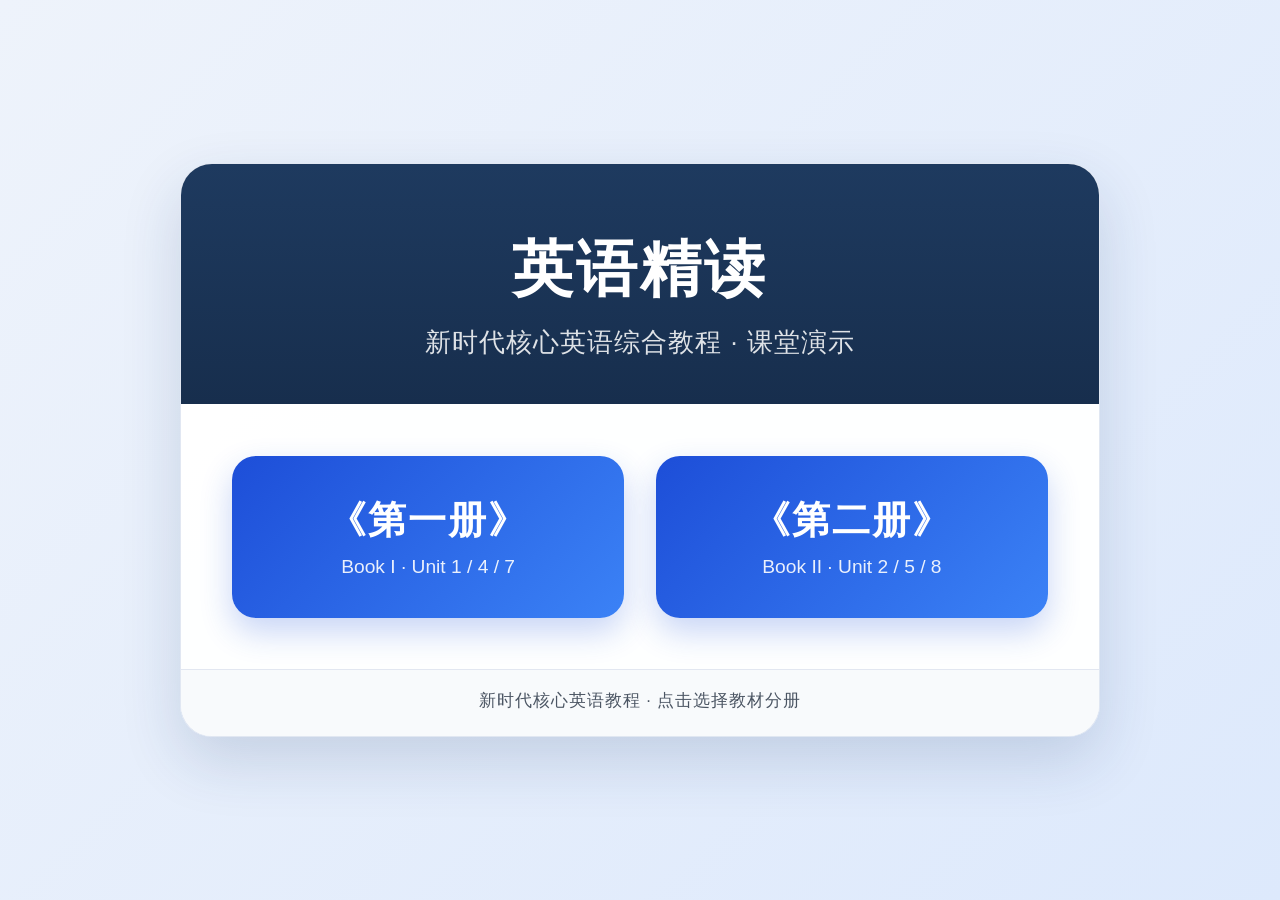
<file: index.html>
<!DOCTYPE html>
<html lang="zh-CN">
<head>
 <meta charset="UTF-8" />
 <meta name="viewport" content="width=device-width, initial-scale=1.0" />
 <title>英语精读 · 课堂教学</title>
 <style>
* { box-sizing: border-box; }

:root {
  --bg-1: #eef3fb;
  --bg-2: #dde9fc;
  --card: rgba(255, 255, 255, 0.96);
  --primary: #1d4ed8;
  --primary-dark: #1e3a8a;
  --text: #111827;
  --muted: #4b5563;
  --shadow: 0 24px 60px rgba(24, 59, 107, 0.16);
}

body {
  margin: 0;
  min-height: 100vh;
  display: flex;
  justify-content: center;
  align-items: center;
  font-family: "Segoe UI", "Microsoft YaHei", "PingFang SC", sans-serif;
  color: var(--text);
  background: linear-gradient(135deg, var(--bg-1), var(--bg-2));
  padding: clamp(16px, 3vw, 48px);
}

.container {
  width: min(920px, 100%);
  background: var(--card);
  border: 1px solid rgba(120, 148, 196, 0.22);
  border-radius: 32px;
  box-shadow: var(--shadow);
  overflow: hidden;
}

.header {
  padding: clamp(36px, 5vw, 64px) clamp(24px, 4vw, 48px) clamp(28px, 4vw, 44px);
  text-align: center;
  background: linear-gradient(180deg, #1e3a5f, #172e4d);
  color: #ffffff;
}

h1 {
  margin: 0;
  font-size: clamp(2.4rem, 4.8vw, 4.2rem);
  letter-spacing: 3px;
  font-weight: 700;
}

.subtitle {
  margin: 14px 0 0;
  font-size: clamp(1.1rem, 2vw, 1.65rem);
  color: rgba(255, 255, 255, 0.86);
  letter-spacing: 1px;
}

.buttons {
  display: grid;
  grid-template-columns: repeat(2, minmax(0, 1fr));
  gap: clamp(18px, 3vw, 32px);
  padding: clamp(28px, 4vw, 52px);
}

.book-btn {
  display: flex;
  flex-direction: column;
  align-items: center;
  justify-content: center;
  gap: 10px;
  min-height: clamp(130px, 18vh, 200px);
  padding: 28px 24px;
  border: none;
  border-radius: 24px;
  background: linear-gradient(135deg, var(--primary), #3b82f6);
  color: #fff;
  text-decoration: none;
  box-shadow: 0 14px 32px rgba(29, 78, 216, 0.24);
  transition: transform 0.18s ease, box-shadow 0.18s ease, filter 0.18s ease;
}

.book-title {
  font-size: clamp(1.6rem, 3vw, 2.5rem);
  font-weight: 700;
  letter-spacing: 2px;
}

.book-meta {
  font-size: clamp(1rem, 1.5vw, 1.35rem);
  opacity: 0.9;
  font-weight: 500;
}

.book-btn:hover,
.book-btn:focus-visible {
  transform: translateY(-4px);
  box-shadow: 0 20px 40px rgba(29, 78, 216, 0.32);
  filter: brightness(1.04);
  outline: 3px solid #93c5fd;
  outline-offset: 3px;
}

.book-btn:active {
  transform: translateY(0);
}

.footer {
  padding: 20px 28px 24px;
  text-align: center;
  color: var(--muted);
  font-size: clamp(0.95rem, 1.3vw, 1.2rem);
  letter-spacing: 1px;
  border-top: 1px solid rgba(127, 147, 188, 0.18);
  background: rgba(248, 250, 252, 0.9);
}

@media (max-width: 640px) {
  .buttons {
    grid-template-columns: 1fr;
  }
}
 </style>
</head>
<body>
 <div class="container">
  <header class="header">
    <h1>英语精读</h1>
    <p class="subtitle">新时代核心英语综合教程 · 课堂演示</p>
  </header>

  <div class="buttons">
    <a class="book-btn" href="./1/index1.html">
      <span class="book-title">《第一册》</span>
      <span class="book-meta">Book I · Unit 1 / 4 / 7</span>
    </a>
    <a class="book-btn" href="./2/index2.html">
      <span class="book-title">《第二册》</span>
      <span class="book-meta">Book II · Unit 2 / 5 / 8</span>
    </a>
  </div>

  <div class="footer">新时代核心英语教程 · 点击选择教材分册</div>
 </div>
</body>
</html>
</file>
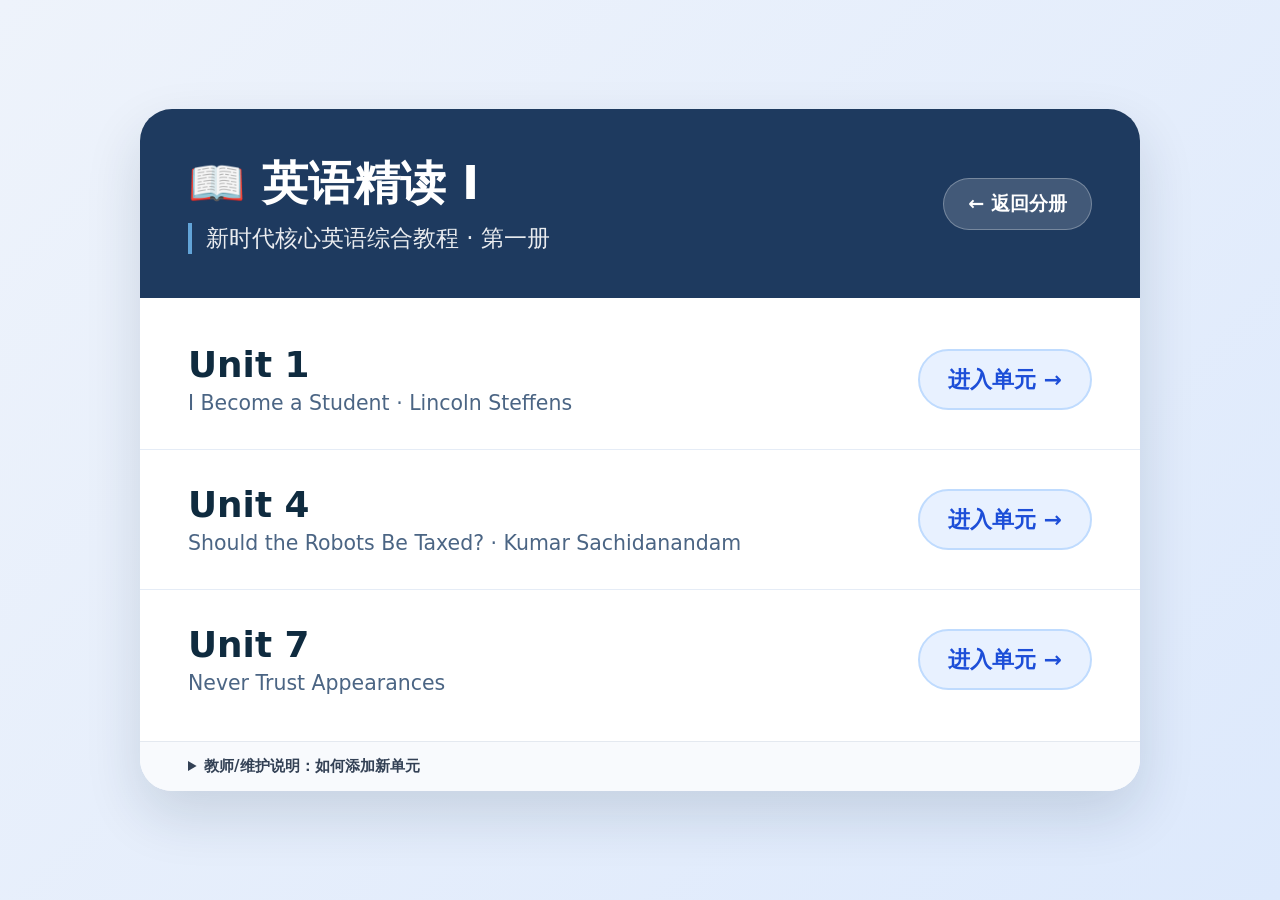
<file: 1/index1.html>
<!DOCTYPE html>
<html lang="zh-CN">
<head>
    <meta charset="UTF-8">
    <meta name="viewport" content="width=device-width, initial-scale=1.0">
    <title>英语精读 I · 教学门户</title>
    <style>
        * {
            margin: 0;
            padding: 0;
            box-sizing: border-box;
        }

        body {
            font-family: "Segoe UI", "Microsoft YaHei", "PingFang SC", system-ui, sans-serif;
            background: linear-gradient(135deg, #eef3fb, #dde9fc);
            min-height: 100vh;
            display: flex;
            justify-content: center;
            align-items: center;
            padding: clamp(16px, 3vw, 48px);
            color: #0f2b3f;
        }

        .portal {
            max-width: 1000px;
            width: 100%;
            background: #ffffff;
            border-radius: 32px;
            box-shadow: 0 24px 56px rgba(15, 43, 63, 0.14);
            overflow: hidden;
        }

        .portal-header {
            background: #1e3a5f;
            padding: clamp(28px, 4vw, 44px) clamp(24px, 4vw, 48px);
            color: #ffffff;
            display: flex;
            align-items: center;
            justify-content: space-between;
            gap: 20px;
            flex-wrap: wrap;
        }

        .portal-header h1 {
            font-size: clamp(2rem, 3.6vw, 3.2rem);
            font-weight: 700;
            margin-bottom: 8px;
        }

        .portal-header .sub {
            font-size: clamp(1.05rem, 1.8vw, 1.5rem);
            opacity: 0.9;
            border-left: 4px solid #6ab0e6;
            padding-left: 14px;
        }

        .btn-back-home {
            display: inline-flex;
            align-items: center;
            gap: 8px;
            padding: 12px 24px;
            border-radius: 999px;
            background: rgba(255, 255, 255, 0.16);
            color: #ffffff;
            text-decoration: none;
            font-size: clamp(1rem, 1.5vw, 1.3rem);
            font-weight: 600;
            border: 1px solid rgba(255, 255, 255, 0.28);
            transition: background 0.2s, transform 0.2s;
        }

        .btn-back-home:hover {
            background: rgba(255, 255, 255, 0.28);
            transform: translateY(-2px);
        }

        .unit-list {
            padding: 12px 0;
        }

        .unit-item {
            display: flex;
            align-items: center;
            justify-content: space-between;
            gap: 20px;
            padding: clamp(22px, 3vw, 34px) clamp(24px, 4vw, 48px);
            border-bottom: 1px solid #e5ecf6;
            cursor: pointer;
            transition: background 0.2s;
        }

        .unit-item:last-child {
            border-bottom: none;
        }

        .unit-item:hover {
            background: #f4f8ff;
        }

        .unit-name {
            font-size: clamp(1.6rem, 2.8vw, 2.4rem);
            font-weight: 700;
            color: #0f2b3f;
        }

        .unit-sub {
            margin-top: 6px;
            font-size: clamp(1.05rem, 1.6vw, 1.45rem);
            color: #4b6584;
            font-weight: 500;
        }

        .btn-jump {
            background: #e8f1ff;
            border: 2px solid #bfdbfe;
            font-size: clamp(1.1rem, 1.7vw, 1.5rem);
            font-weight: 600;
            color: #1d4ed8;
            cursor: pointer;
            padding: 14px 28px;
            border-radius: 999px;
            transition: all 0.2s;
            display: inline-flex;
            align-items: center;
            gap: 8px;
            font-family: inherit;
            flex-shrink: 0;
        }

        .unit-item:hover .btn-jump,
        .btn-jump:hover {
            background: #1d4ed8;
            border-color: #1d4ed8;
            color: #ffffff;
            box-shadow: 0 8px 20px rgba(29, 78, 216, 0.22);
        }

        .dev-guide {
            background: #f8fafd;
            border-top: 1px solid #e4e9f0;
            padding: 14px clamp(24px, 4vw, 48px);
            font-size: 0.95rem;
            color: #475569;
        }

        .dev-guide summary {
            cursor: pointer;
            font-weight: 600;
            color: #334155;
            user-select: none;
        }

        .dev-guide-body {
            margin-top: 12px;
            line-height: 1.6;
        }

        .dev-guide code {
            background: #eef2f8;
            padding: 0.15rem 0.4rem;
            border-radius: 6px;
            font-family: Consolas, monospace;
            color: #1e40af;
        }

        .template-code {
            background: #eef3fc;
            padding: 12px 14px;
            border-radius: 12px;
            font-family: Consolas, monospace;
            font-size: 0.85rem;
            overflow-x: auto;
            white-space: pre-wrap;
            margin-top: 8px;
            border: 1px solid #dce5ef;
        }

        @media (max-width: 640px) {
            .unit-item {
                flex-direction: column;
                align-items: flex-start;
            }
            .btn-jump {
                width: 100%;
                justify-content: center;
            }
        }
    </style>
</head>
<body>
<div class="portal">
    <div class="portal-header">
        <div>
            <h1>📖 英语精读 I</h1>
            <div class="sub">新时代核心英语综合教程 · 第一册</div>
        </div>
        <a class="btn-back-home" href="../index.html">← 返回分册</a>
    </div>

    <div class="unit-list" id="unitListContainer">
        <div class="unit-item" data-unit-id="unit1" data-path="unit1/unit1.html" tabindex="0" role="link">
            <div class="unit-info">
                <div class="unit-name">Unit 1</div>
                <div class="unit-sub">I Become a Student · Lincoln Steffens</div>
            </div>
            <button class="btn-jump" type="button">进入单元 →</button>
        </div>
        <div class="unit-item" data-unit-id="unit4" data-path="unit4/unit4.html" tabindex="0" role="link">
            <div class="unit-info">
                <div class="unit-name">Unit 4</div>
                <div class="unit-sub">Should the Robots Be Taxed? · Kumar Sachidanandam</div>
            </div>
            <button class="btn-jump" type="button">进入单元 →</button>
        </div>
        <div class="unit-item" data-unit-id="unit7" data-path="unit7/unit7.html" tabindex="0" role="link">
            <div class="unit-info">
                <div class="unit-name">Unit 7</div>
                <div class="unit-sub">Never Trust Appearances</div>
            </div>
            <button class="btn-jump" type="button">进入单元 →</button>
        </div>
    </div>

    <details class="dev-guide">
        <summary>教师/维护说明：如何添加新单元</summary>
        <div class="dev-guide-body">
            <p>将新单元文件夹（如 <code>unit2/unit2.html</code>）放入本目录后，在 <code>#unitListContainer</code> 中复制一条 <code>.unit-item</code> 并修改 <code>data-path</code> 和单元名称即可：</p>
            <div class="template-code">&lt;div class="unit-item" data-unit-id="unit2" data-path="unit2/unit2.html" tabindex="0" role="link"&gt;
    &lt;div class="unit-info"&gt;
        &lt;div class="unit-name"&gt;Unit 2&lt;/div&gt;
        &lt;div class="unit-sub"&gt;单元标题&lt;/div&gt;
    &lt;/div&gt;
    &lt;button class="btn-jump" type="button"&gt;进入单元 →&lt;/button&gt;
&lt;/div&gt;</div>
        </div>
    </details>
</div>

<script>
    (function() {
        const unitItems = document.querySelectorAll('.unit-item');

        function goToUnit(unitElement) {
            const targetPath = unitElement.getAttribute('data-path');
            if (!targetPath) {
                alert('该单元路径未配置，请联系管理员');
                return;
            }
            let finalUrl;
            try {
                finalUrl = (targetPath.startsWith('http://') || targetPath.startsWith('https://'))
                    ? targetPath
                    : new URL(targetPath, window.location.href).href;
            } catch (e) {
                finalUrl = targetPath;
            }
            window.location.href = finalUrl;
        }

        unitItems.forEach(item => {
            item.addEventListener('click', () => goToUnit(item));
            item.addEventListener('keydown', (e) => {
                if (e.key === 'Enter' || e.key === ' ') {
                    e.preventDefault();
                    goToUnit(item);
                }
            });
            const jumpBtn = item.querySelector('.btn-jump');
            if (jumpBtn) {
                jumpBtn.addEventListener('click', (event) => {
                    event.stopPropagation();
                    goToUnit(item);
                });
            }
        });
    })();
</script>
</body>
</html>
</file>
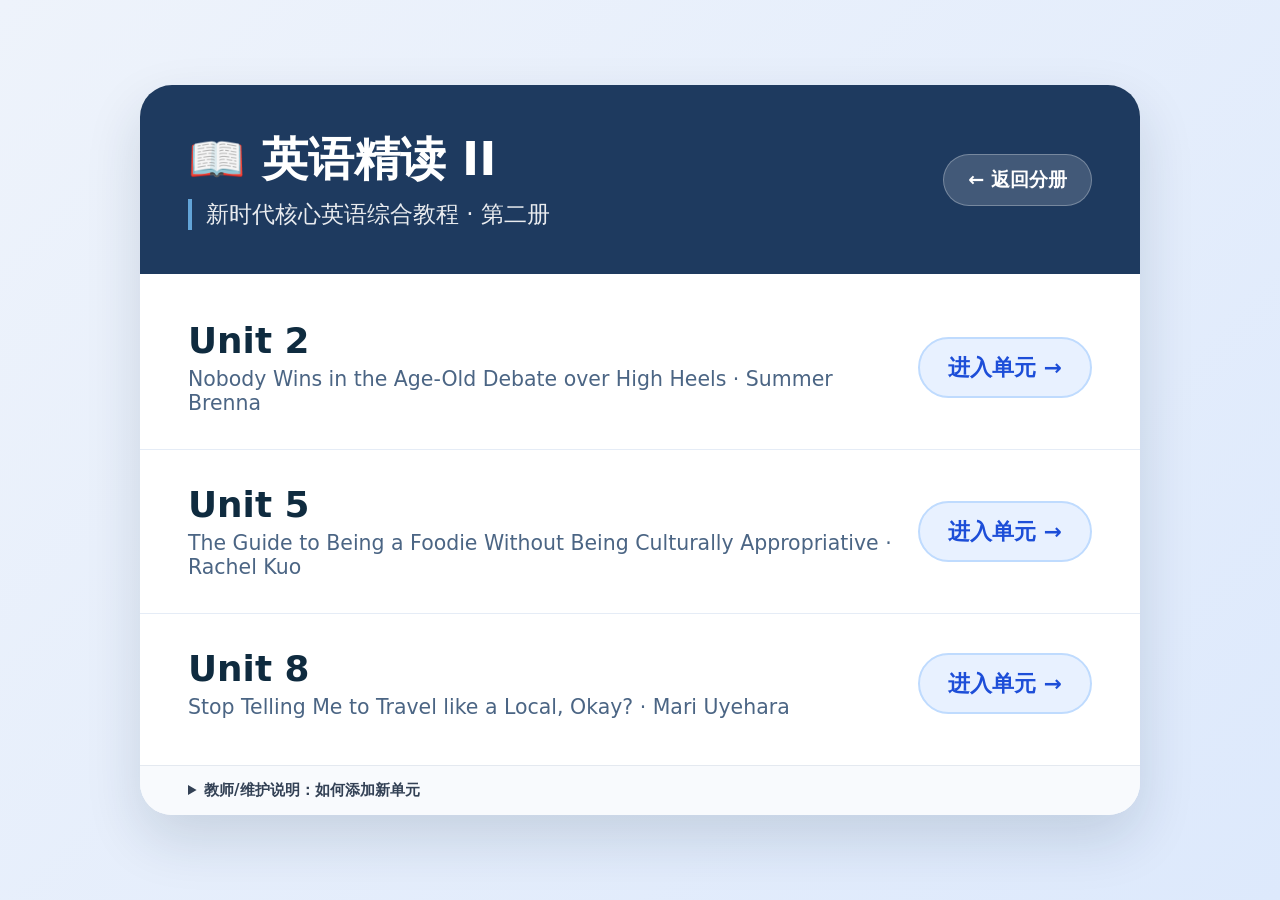
<file: 2/index2.html>
<!DOCTYPE html>
<html lang="zh-CN">
<head>
    <meta charset="UTF-8">
    <meta name="viewport" content="width=device-width, initial-scale=1.0">
    <title>英语精读 II · 教学门户</title>
    <style>
        * {
            margin: 0;
            padding: 0;
            box-sizing: border-box;
        }

        body {
            font-family: "Segoe UI", "Microsoft YaHei", "PingFang SC", system-ui, sans-serif;
            background: linear-gradient(135deg, #eef3fb, #dde9fc);
            min-height: 100vh;
            display: flex;
            justify-content: center;
            align-items: center;
            padding: clamp(16px, 3vw, 48px);
            color: #0f2b3f;
        }

        .portal {
            max-width: 1000px;
            width: 100%;
            background: #ffffff;
            border-radius: 32px;
            box-shadow: 0 24px 56px rgba(15, 43, 63, 0.14);
            overflow: hidden;
        }

        .portal-header {
            background: #1e3a5f;
            padding: clamp(28px, 4vw, 44px) clamp(24px, 4vw, 48px);
            color: #ffffff;
            display: flex;
            align-items: center;
            justify-content: space-between;
            gap: 20px;
            flex-wrap: wrap;
        }

        .portal-header h1 {
            font-size: clamp(2rem, 3.6vw, 3.2rem);
            font-weight: 700;
            margin-bottom: 8px;
        }

        .portal-header .sub {
            font-size: clamp(1.05rem, 1.8vw, 1.5rem);
            opacity: 0.9;
            border-left: 4px solid #6ab0e6;
            padding-left: 14px;
        }

        .btn-back-home {
            display: inline-flex;
            align-items: center;
            gap: 8px;
            padding: 12px 24px;
            border-radius: 999px;
            background: rgba(255, 255, 255, 0.16);
            color: #ffffff;
            text-decoration: none;
            font-size: clamp(1rem, 1.5vw, 1.3rem);
            font-weight: 600;
            border: 1px solid rgba(255, 255, 255, 0.28);
            transition: background 0.2s, transform 0.2s;
        }

        .btn-back-home:hover {
            background: rgba(255, 255, 255, 0.28);
            transform: translateY(-2px);
        }

        .unit-list {
            padding: 12px 0;
        }

        .unit-item {
            display: flex;
            align-items: center;
            justify-content: space-between;
            gap: 20px;
            padding: clamp(22px, 3vw, 34px) clamp(24px, 4vw, 48px);
            border-bottom: 1px solid #e5ecf6;
            cursor: pointer;
            transition: background 0.2s;
        }

        .unit-item:last-child {
            border-bottom: none;
        }

        .unit-item:hover {
            background: #f4f8ff;
        }

        .unit-name {
            font-size: clamp(1.6rem, 2.8vw, 2.4rem);
            font-weight: 700;
            color: #0f2b3f;
        }

        .unit-sub {
            margin-top: 6px;
            font-size: clamp(1.05rem, 1.6vw, 1.45rem);
            color: #4b6584;
            font-weight: 500;
        }

        .btn-jump {
            background: #e8f1ff;
            border: 2px solid #bfdbfe;
            font-size: clamp(1.1rem, 1.7vw, 1.5rem);
            font-weight: 600;
            color: #1d4ed8;
            cursor: pointer;
            padding: 14px 28px;
            border-radius: 999px;
            transition: all 0.2s;
            display: inline-flex;
            align-items: center;
            gap: 8px;
            font-family: inherit;
            flex-shrink: 0;
        }

        .unit-item:hover .btn-jump,
        .btn-jump:hover {
            background: #1d4ed8;
            border-color: #1d4ed8;
            color: #ffffff;
            box-shadow: 0 8px 20px rgba(29, 78, 216, 0.22);
        }

        .dev-guide {
            background: #f8fafd;
            border-top: 1px solid #e4e9f0;
            padding: 14px clamp(24px, 4vw, 48px);
            font-size: 0.95rem;
            color: #475569;
        }

        .dev-guide summary {
            cursor: pointer;
            font-weight: 600;
            color: #334155;
            user-select: none;
        }

        .dev-guide-body {
            margin-top: 12px;
            line-height: 1.6;
        }

        .dev-guide code {
            background: #eef2f8;
            padding: 0.15rem 0.4rem;
            border-radius: 6px;
            font-family: Consolas, monospace;
            color: #1e40af;
        }

        .template-code {
            background: #eef3fc;
            padding: 12px 14px;
            border-radius: 12px;
            font-family: Consolas, monospace;
            font-size: 0.85rem;
            overflow-x: auto;
            white-space: pre-wrap;
            margin-top: 8px;
            border: 1px solid #dce5ef;
        }

        @media (max-width: 640px) {
            .unit-item {
                flex-direction: column;
                align-items: flex-start;
            }
            .btn-jump {
                width: 100%;
                justify-content: center;
            }
        }
    </style>
</head>
<body>
<div class="portal">
    <div class="portal-header">
        <div>
            <h1>📖 英语精读 II</h1>
            <div class="sub">新时代核心英语综合教程 · 第二册</div>
        </div>
        <a class="btn-back-home" href="../index.html">← 返回分册</a>
    </div>

    <div class="unit-list" id="unitListContainer">
        <div class="unit-item" data-unit-id="unit2" data-path="unit2/unit2.html" tabindex="0" role="link">
            <div class="unit-info">
                <div class="unit-name">Unit 2</div>
                <div class="unit-sub">Nobody Wins in the Age-Old Debate over High Heels · Summer Brenna</div>
            </div>
            <button class="btn-jump" type="button">进入单元 →</button>
        </div>
        <div class="unit-item" data-unit-id="unit5" data-path="unit5/unit5.html" tabindex="0" role="link">
            <div class="unit-info">
                <div class="unit-name">Unit 5</div>
                <div class="unit-sub">The Guide to Being a Foodie Without Being Culturally Appropriative · Rachel Kuo</div>
            </div>
            <button class="btn-jump" type="button">进入单元 →</button>
        </div>
        <div class="unit-item" data-unit-id="unit8" data-path="unit8/unit8.html" tabindex="0" role="link">
            <div class="unit-info">
                <div class="unit-name">Unit 8</div>
                <div class="unit-sub">Stop Telling Me to Travel like a Local, Okay? · Mari Uyehara</div>
            </div>
            <button class="btn-jump" type="button">进入单元 →</button>
        </div>
    </div>

    <details class="dev-guide">
        <summary>教师/维护说明：如何添加新单元</summary>
        <div class="dev-guide-body">
            <p>将新单元文件夹（如 <code>unit1/unit1.html</code>）放入本目录后，在 <code>#unitListContainer</code> 中复制一条 <code>.unit-item</code> 并修改 <code>data-path</code> 和单元名称即可：</p>
            <div class="template-code">&lt;div class="unit-item" data-unit-id="unit1" data-path="unit1/unit1.html" tabindex="0" role="link"&gt;
    &lt;div class="unit-info"&gt;
        &lt;div class="unit-name"&gt;Unit 1&lt;/div&gt;
        &lt;div class="unit-sub"&gt;单元标题&lt;/div&gt;
    &lt;/div&gt;
    &lt;button class="btn-jump" type="button"&gt;进入单元 →&lt;/button&gt;
&lt;/div&gt;</div>
        </div>
    </details>
</div>

<script>
    (function() {
        const unitItems = document.querySelectorAll('.unit-item');

        function goToUnit(unitElement) {
            const targetPath = unitElement.getAttribute('data-path');
            if (!targetPath) {
                alert('该单元路径未配置，请联系管理员');
                return;
            }
            let finalUrl;
            try {
                finalUrl = (targetPath.startsWith('http://') || targetPath.startsWith('https://'))
                    ? targetPath
                    : new URL(targetPath, window.location.href).href;
            } catch (e) {
                finalUrl = targetPath;
            }
            window.location.href = finalUrl;
        }

        unitItems.forEach(item => {
            item.addEventListener('click', () => goToUnit(item));
            item.addEventListener('keydown', (e) => {
                if (e.key === 'Enter' || e.key === ' ') {
                    e.preventDefault();
                    goToUnit(item);
                }
            });
            const jumpBtn = item.querySelector('.btn-jump');
            if (jumpBtn) {
                jumpBtn.addEventListener('click', (event) => {
                    event.stopPropagation();
                    goToUnit(item);
                });
            }
        });
    })();
</script>
</body>
</html>
</file>
